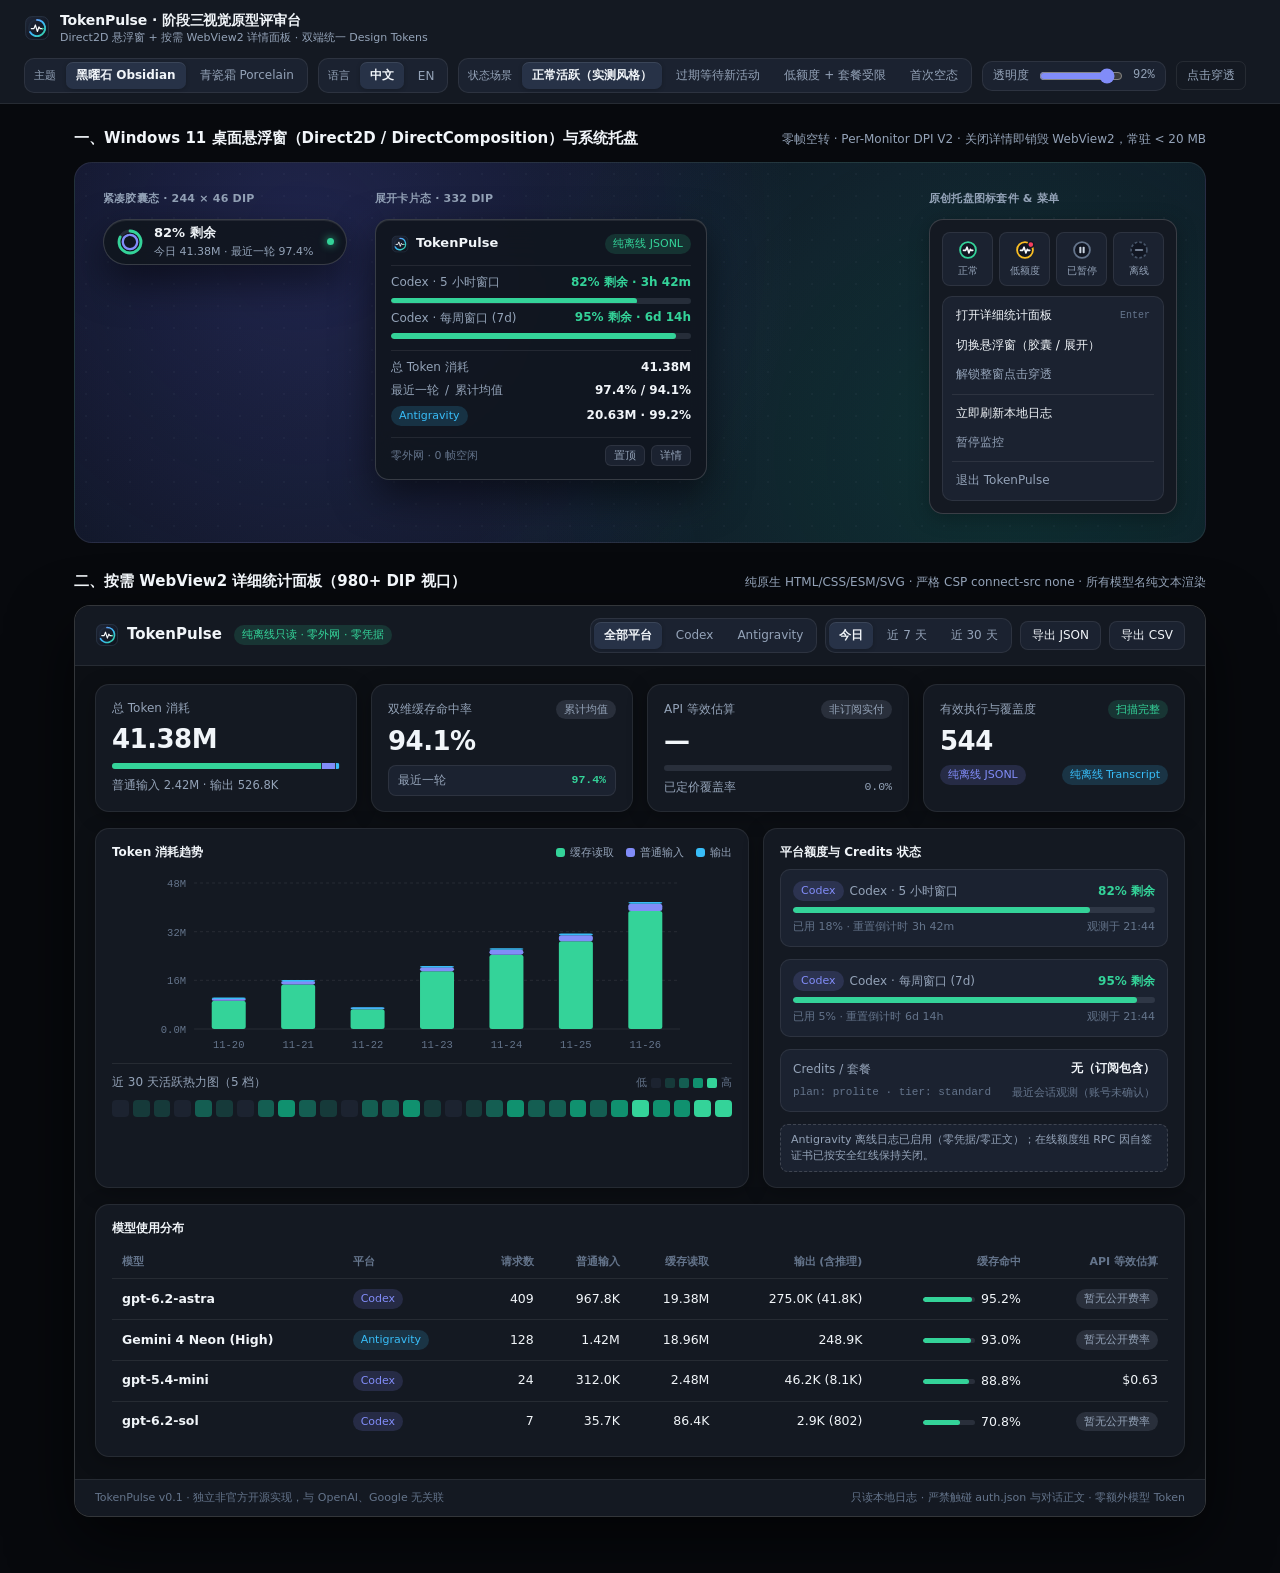
<file: frontend/prototype.html>
<!doctype html>
<html lang="zh-CN" data-theme="dark">
<head>
  <meta charset="utf-8">
  <meta name="viewport" content="width=device-width, initial-scale=1">
  <title>TokenPulse — Phase 3 Visual Prototype</title>
  <link rel="stylesheet" href="./styles.css">
</head>
<body>
  <!-- Phase 3 Visual Sign-Off Harness -->
  <header class="review-bar">
    <div class="review-brand">
      <img src="./assets/logo.svg" alt="TokenPulse">
      <div>
        <div class="review-title" data-i18n="reviewTitle"></div>
        <div class="review-sub" data-i18n="reviewSub"></div>
      </div>
    </div>

    <div class="review-controls">
      <div class="ctrl-group">
        <span class="ctrl-label" data-i18n="themeLabel"></span>
        <button class="seg-btn" data-bind="theme:dark" data-i18n="themeDark"></button>
        <button class="seg-btn" data-bind="theme:light" data-i18n="themeLight"></button>
      </div>

      <div class="ctrl-group">
        <span class="ctrl-label" data-i18n="langLabel"></span>
        <button class="seg-btn" data-bind="lang:zh">中文</button>
        <button class="seg-btn" data-bind="lang:en">EN</button>
      </div>

      <div class="ctrl-group">
        <span class="ctrl-label" data-i18n="sceneLabel"></span>
        <button class="seg-btn" data-bind="scene:normal" data-i18n="sceneNormal"></button>
        <button class="seg-btn" data-bind="scene:expired" data-i18n="sceneExpired"></button>
        <button class="seg-btn" data-bind="scene:restricted" data-i18n="sceneRestricted"></button>
        <button class="seg-btn" data-bind="scene:empty" data-i18n="sceneEmpty"></button>
      </div>

      <label class="range-wrap">
        <span data-i18n="opacityLabel"></span>
        <input id="opacity-slider" type="range" min="30" max="100" value="92">
        <span id="opacity-val" class="mono">92%</span>
      </label>

      <button class="seg-btn" style="border:1px solid var(--border-subtle);" data-bind="clickThrough:toggle" data-i18n="clickThrough"></button>
    </div>
  </header>

  <main class="showcase">
    <!-- Section 1: Desktop Overlay + Tray -->
    <section>
      <div class="section-header">
        <h2 class="section-title" data-i18n="secOverlayTitle"></h2>
        <span class="section-note" data-i18n="secOverlayNote"></span>
      </div>

      <div class="overlay-studio">
        <!-- Compact Capsule -->
        <div class="overlay-col">
          <span class="spec-tag" data-i18n="specCapsule"></span>
          <div id="overlay-capsule" class="overlay-capsule">
            <svg id="capsule-ring" class="capsule-ring" viewBox="0 0 28 28"></svg>
            <div class="capsule-metrics">
              <div class="capsule-top">
                <span id="capsule-primary" class="capsule-primary tnum"></span>
              </div>
              <div id="capsule-sub" class="capsule-sub tnum"></div>
            </div>
            <span id="capsule-dot" class="capsule-dot"></span>
          </div>
        </div>

        <!-- Expanded Card -->
        <div class="overlay-col">
          <span class="spec-tag" data-i18n="specExpanded"></span>
          <div id="overlay-card" class="overlay-card">
            <div class="ov-head">
              <div class="ov-title-wrap">
                <img src="./assets/logo.svg" alt="">
                <span class="ov-title">TokenPulse</span>
              </div>
              <span id="ov-status-badge" class="badge badge-ok"></span>
            </div>

            <div id="ov-quotas" class="ov-block"></div>

            <div class="ov-block">
              <div class="ov-row">
                <span class="ov-label" data-i18n="kpiTotal"></span>
                <span id="ov-today-tokens" class="ov-val tnum"></span>
              </div>
              <div class="ov-row">
                <span class="ov-label">
                  <span data-i18n="latestTurn"></span> / <span data-i18n="cumulative"></span>
                </span>
                <span id="ov-cache-pair" class="ov-val tnum"></span>
              </div>
              <div class="ov-row">
                <span class="ov-label">
                  <span class="badge badge-ag">Antigravity</span>
                </span>
                <span id="ov-ag-tokens" class="ov-val tnum"></span>
              </div>
            </div>

            <div class="ov-foot">
              <span data-i18n="ovZeroNet"></span>
              <div class="ov-actions">
                <button class="ov-mini-btn" data-i18n="ovPin"></button>
                <button class="ov-mini-btn" data-i18n="ovOpenDetail"></button>
              </div>
            </div>
          </div>
        </div>

        <!-- Original Tray Suite -->
        <div class="overlay-col">
          <span class="spec-tag" data-i18n="specTray"></span>
          <div class="tray-card">
            <div class="tray-icons-row">
              <div class="tray-icon-cell"><img src="./assets/tray-ok.svg" alt=""><span data-i18n="trayOk"></span></div>
              <div class="tray-icon-cell"><img src="./assets/tray-warn.svg" alt=""><span data-i18n="trayWarn"></span></div>
              <div class="tray-icon-cell"><img src="./assets/tray-paused.svg" alt=""><span data-i18n="trayPaused"></span></div>
              <div class="tray-icon-cell"><img src="./assets/tray-offline.svg" alt=""><span data-i18n="trayOffline"></span></div>
            </div>
            <div class="tray-menu">
              <div class="tray-item"><span data-i18n="trayM1"></span><span class="mono" style="color:var(--text-muted);font-size:10px;">Enter</span></div>
              <div class="tray-item"><span data-i18n="trayM2"></span></div>
              <div class="tray-item muted"><span data-i18n="trayM3"></span></div>
              <div class="tray-sep"></div>
              <div class="tray-item"><span data-i18n="trayM4"></span></div>
              <div class="tray-item muted"><span data-i18n="trayM5"></span></div>
              <div class="tray-sep"></div>
              <div class="tray-item muted"><span data-i18n="trayM6"></span></div>
            </div>
          </div>
        </div>
      </div>
    </section>

    <!-- Section 2: On-Demand WebView2 Detail Panel -->
    <section>
      <div class="section-header">
        <h2 class="section-title" data-i18n="secDetailTitle"></h2>
        <span class="section-note" data-i18n="secDetailNote"></span>
      </div>

      <div class="detail-window">
        <div class="win-titlebar">
          <div class="win-left">
            <div class="win-logo">
              <img src="./assets/logo.svg" alt="TokenPulse">
              <span>TokenPulse</span>
            </div>
            <span class="badge badge-ok" data-i18n="privacyOffline"></span>
            <span id="export-feedback" style="font-size:11.5px;color:var(--ok);"></span>
          </div>

          <div class="win-right">
            <div class="ctrl-group">
              <button class="seg-btn" data-bind="provider:all" data-i18n="filterAll"></button>
              <button class="seg-btn" data-bind="provider:codex">Codex</button>
              <button class="seg-btn" data-bind="provider:antigravity">Antigravity</button>
            </div>
            <div class="ctrl-group">
              <button class="seg-btn" data-bind="range:today" data-i18n="rangeToday"></button>
              <button class="seg-btn" data-bind="range:7d" data-i18n="range7d"></button>
              <button class="seg-btn" data-bind="range:30d" data-i18n="range30d"></button>
            </div>
            <button id="btn-export-json" class="action-btn" data-i18n="exportJson"></button>
            <button id="btn-export-csv" class="action-btn" data-i18n="exportCsv"></button>
          </div>
        </div>

        <div class="detail-body">
          <!-- KPI Row -->
          <div class="kpi-grid">
            <div class="card">
              <div class="card-head">
                <span class="card-label" data-i18n="kpiTotal"></span>
              </div>
              <div id="kpi-total-val" class="kpi-value tnum"></div>
              <div id="kpi-stack-bar" class="stack-bar"></div>
              <div id="kpi-total-sub" class="kpi-sub tnum"></div>
            </div>

            <div class="card">
              <div class="card-head">
                <span class="card-label" data-i18n="kpiCache"></span>
                <span class="badge badge-neutral" data-i18n="cumulative"></span>
              </div>
              <div id="kpi-cache-val" class="kpi-value tnum"></div>
              <div class="dual-cache-row">
                <span style="color:var(--text-secondary);" data-i18n="latestTurn"></span>
                <span id="kpi-latest-turn-val" class="mono" style="font-weight:700;"></span>
              </div>
            </div>

            <div class="card">
              <div class="card-head">
                <span class="card-label" data-i18n="kpiCost"></span>
                <span class="badge badge-neutral" data-i18n="notActualBill"></span>
              </div>
              <div id="kpi-cost-val" class="kpi-value tnum"></div>
              <div class="progress-track">
                <div id="kpi-priced-bar" class="progress-fill" style="background:var(--accent-codex);width:0%;"></div>
              </div>
              <div class="kpi-sub">
                <span data-i18n="pricedCoverage"></span>
                <span id="kpi-priced-ratio" class="mono"></span>
              </div>
            </div>

            <div class="card">
              <div class="card-head">
                <span class="card-label" data-i18n="kpiReqs"></span>
                <span id="kpi-coverage-badge" class="badge badge-ok"></span>
              </div>
              <div id="kpi-reqs-val" class="kpi-value tnum"></div>
              <div class="kpi-sub">
                <span class="badge badge-codex" data-i18n="codexOnlineTag"></span>
                <span class="badge badge-ag" data-i18n="agOnlineTag"></span>
              </div>
            </div>
          </div>

          <!-- Middle Row: Trend + Heatmap | Quotas -->
          <div class="mid-grid">
            <div class="card">
              <div class="card-head">
                <span class="card-label" style="font-weight:600;color:var(--text-primary);" data-i18n="trendTitle"></span>
                <div class="chart-legend">
                  <span class="legend-item"><span class="legend-swatch" style="background:var(--series-cache);"></span><span data-i18n="seriesCache"></span></span>
                  <span class="legend-item"><span class="legend-swatch" style="background:var(--series-input);"></span><span data-i18n="seriesInput"></span></span>
                  <span class="legend-item"><span class="legend-swatch" style="background:var(--series-output);"></span><span data-i18n="seriesOutput"></span></span>
                </div>
              </div>
              <div id="trend-chart" class="chart-wrap"></div>

              <div class="heatmap-wrap">
                <div class="card-head">
                  <span class="card-label" data-i18n="heatmapTitle"></span>
                  <div class="hm-scale">
                    <span data-i18n="less"></span>
                    <span class="hm-swatch hm-lv-0"></span>
                    <span class="hm-swatch hm-lv-1"></span>
                    <span class="hm-swatch hm-lv-2"></span>
                    <span class="hm-swatch hm-lv-3"></span>
                    <span class="hm-swatch hm-lv-4"></span>
                    <span data-i18n="more"></span>
                  </div>
                </div>
                <div id="heatmap-grid" class="heatmap-grid"></div>
              </div>
            </div>

            <div class="card">
              <div class="card-head">
                <span class="card-label" style="font-weight:600;color:var(--text-primary);" data-i18n="quotasTitle"></span>
              </div>
              <div id="detail-quota-stack" class="quota-stack"></div>
            </div>
          </div>

          <!-- Bottom Row: Model Distribution Table -->
          <div class="card">
            <div class="card-head">
              <span class="card-label" style="font-weight:600;color:var(--text-primary);" data-i18n="tableTitle"></span>
            </div>
            <div class="table-wrap">
              <table class="model-table">
                <thead>
                  <tr>
                    <th data-i18n="colModel"></th>
                    <th data-i18n="colProvider"></th>
                    <th class="num" data-i18n="colReqs"></th>
                    <th class="num" data-i18n="colInput"></th>
                    <th class="num" data-i18n="colCache"></th>
                    <th class="num" data-i18n="colOutput"></th>
                    <th class="num" data-i18n="colCacheRate"></th>
                    <th class="num" data-i18n="colCost"></th>
                  </tr>
                </thead>
                <tbody id="model-tbody"></tbody>
              </table>
            </div>
          </div>
        </div>

        <footer class="footer-legal">
          <span data-i18n="footerLeft"></span>
          <span data-i18n="footerRight"></span>
        </footer>
      </div>
    </section>
  </main>

  <div id="floating-tip" class="floating-tip"></div>
  <script defer src="./prototype.js"></script>
</body>
</html>
</file>
<file: frontend/styles.css>
:root {
  --font-ui: 'Segoe UI Variable Text', 'Segoe UI', 'Microsoft YaHei UI', system-ui, sans-serif;
  --font-display: 'Segoe UI Variable Display', 'Segoe UI', 'Microsoft YaHei UI', system-ui, sans-serif;
  --font-mono: 'Cascadia Mono', 'Consolas', ui-monospace, monospace;
  --r-sm: 6px;
  --r-md: 10px;
  --r-lg: 14px;
  --r-pill: 999px;
  --overlay-opacity: 0.92;
}

:root,
[data-theme='dark'] {
  --bg-page: #07090d;
  --bg-canvas: #0c0f14;
  --bg-surface: #141922;
  --bg-elevated: #1b2230;
  --bg-seg-active: #273247;
  --bg-overlay: rgba(17, 22, 31, var(--overlay-opacity));
  --bg-wallpaper: radial-gradient(circle at 20% 20%, rgba(99, 102, 241, 0.22), transparent 52%),
    radial-gradient(circle at 82% 76%, rgba(16, 185, 129, 0.16), transparent 55%),
    linear-gradient(135deg, #0b101a 0%, #111827 55%, #0d1522 100%);
  --border-subtle: rgba(255, 255, 255, 0.08);
  --border-strong: rgba(255, 255, 255, 0.16);
  --text-primary: #f1f5f9;
  --text-secondary: #94a3b8;
  --text-muted: #64748b;
  --accent-codex: #818cf8;
  --accent-codex-soft: rgba(129, 140, 248, 0.16);
  --accent-ag: #38bdf8;
  --accent-ag-soft: rgba(56, 189, 248, 0.16);
  --ok: #34d399;
  --ok-soft: rgba(52, 211, 153, 0.15);
  --warn: #fbbf24;
  --warn-soft: rgba(251, 191, 36, 0.16);
  --danger: #fb7185;
  --danger-soft: rgba(251, 113, 133, 0.16);
  --neutral: #64748b;
  --track: rgba(148, 163, 184, 0.16);
  --hm-0: #1c2330;
  --hm-1: #163a3a;
  --hm-2: #145e52;
  --hm-3: #10916f;
  --hm-4: #34d399;
  --series-cache: #34d399;
  --series-input: #818cf8;
  --series-output: #38bdf8;
  --series-reason: #c084fc;
  --shadow-overlay: 0 16px 40px rgba(0, 0, 0, 0.55), inset 0 1px 0 rgba(255, 255, 255, 0.08);
  --shadow-card: 0 4px 20px rgba(0, 0, 0, 0.28);
  --shadow-window: 0 24px 64px rgba(0, 0, 0, 0.62);
}

[data-theme='light'] {
  --bg-page: #e9eef5;
  --bg-canvas: #f4f6fa;
  --bg-surface: #ffffff;
  --bg-elevated: #eef2f7;
  --bg-seg-active: #ffffff;
  --bg-overlay: rgba(255, 255, 255, var(--overlay-opacity));
  --bg-wallpaper: radial-gradient(circle at 18% 22%, rgba(79, 70, 229, 0.16), transparent 50%),
    radial-gradient(circle at 80% 78%, rgba(5, 150, 105, 0.14), transparent 52%),
    linear-gradient(135deg, #dce5f2 0%, #eaf0f8 52%, #e1ebf4 100%);
  --border-subtle: rgba(15, 23, 42, 0.08);
  --border-strong: rgba(15, 23, 42, 0.16);
  --text-primary: #0f172a;
  --text-secondary: #475569;
  --text-muted: #94a3b8;
  --accent-codex: #4f46e5;
  --accent-codex-soft: rgba(79, 70, 229, 0.11);
  --accent-ag: #0284c7;
  --accent-ag-soft: rgba(2, 132, 199, 0.11);
  --ok: #059669;
  --ok-soft: rgba(5, 150, 105, 0.12);
  --warn: #d97706;
  --warn-soft: rgba(217, 119, 6, 0.13);
  --danger: #e11d48;
  --danger-soft: rgba(225, 29, 72, 0.12);
  --neutral: #94a3b8;
  --track: rgba(15, 23, 42, 0.08);
  --hm-0: #e8edf4;
  --hm-1: #c6f0df;
  --hm-2: #6ee7b7;
  --hm-3: #10b981;
  --hm-4: #047857;
  --series-cache: #059669;
  --series-input: #4f46e5;
  --series-output: #0284c7;
  --series-reason: #9333ea;
  --shadow-overlay: 0 14px 34px rgba(15, 23, 42, 0.15), inset 0 1px 0 rgba(255, 255, 255, 0.85);
  --shadow-card: 0 2px 12px rgba(15, 23, 42, 0.05);
  --shadow-window: 0 20px 52px rgba(15, 23, 42, 0.14);
}

*,
*::before,
*::after {
  box-sizing: border-box;
}

html,
body {
  margin: 0;
  padding: 0;
  font-family: var(--font-ui);
  font-size: 13px;
  line-height: 1.45;
  color: var(--text-primary);
  background: var(--bg-page);
  -webkit-font-smoothing: antialiased;
}

.tnum {
  font-variant-numeric: tabular-nums;
}

.mono {
  font-family: var(--font-mono);
  font-variant-numeric: tabular-nums;
}

/* Review Harness Bar */
.review-bar {
  position: sticky;
  top: 0;
  z-index: 40;
  display: flex;
  flex-wrap: wrap;
  align-items: center;
  justify-content: space-between;
  gap: 12px;
  padding: 10px 24px;
  background: var(--bg-surface);
  border-bottom: 1px solid var(--border-subtle);
  backdrop-filter: blur(12px);
}

.review-brand {
  display: flex;
  align-items: center;
  gap: 10px;
}

.review-brand img {
  width: 26px;
  height: 26px;
  display: block;
}

.review-title {
  font-family: var(--font-display);
  font-weight: 600;
  font-size: 14px;
  letter-spacing: -0.01em;
}

.review-sub {
  font-size: 11px;
  color: var(--text-secondary);
}

.review-controls {
  display: flex;
  flex-wrap: wrap;
  align-items: center;
  gap: 10px;
}

.ctrl-group {
  display: inline-flex;
  align-items: center;
  gap: 4px;
  padding: 3px;
  border-radius: var(--r-md);
  background: var(--bg-elevated);
  border: 1px solid var(--border-subtle);
}

.ctrl-label {
  font-size: 11px;
  color: var(--text-secondary);
  padding: 0 6px;
}

.seg-btn {
  appearance: none;
  border: none;
  background: transparent;
  color: var(--text-secondary);
  font-family: var(--font-ui);
  font-size: 12px;
  font-weight: 500;
  padding: 5px 10px;
  border-radius: 7px;
  cursor: pointer;
  transition: background 140ms ease, color 140ms ease;
}

.seg-btn:hover {
  color: var(--text-primary);
}

.seg-btn.active {
  background: var(--bg-seg-active);
  color: var(--text-primary);
  font-weight: 600;
  box-shadow: 0 1px 4px rgba(0, 0, 0, 0.22), inset 0 1px 0 rgba(255, 255, 255, 0.09);
}

.range-wrap {
  display: inline-flex;
  align-items: center;
  gap: 8px;
  padding: 4px 10px;
  border-radius: var(--r-md);
  background: var(--bg-elevated);
  border: 1px solid var(--border-subtle);
  font-size: 12px;
  color: var(--text-secondary);
}

.range-wrap input[type='range'] {
  width: 84px;
  accent-color: var(--accent-codex);
  cursor: pointer;
}

/* Main Showcase Container */
.showcase {
  max-width: 1180px;
  margin: 0 auto;
  padding: 24px 24px 56px;
  display: flex;
  flex-direction: column;
  gap: 28px;
}

.section-header {
  display: flex;
  align-items: baseline;
  justify-content: space-between;
  gap: 12px;
  margin-bottom: 12px;
}

.section-title {
  font-family: var(--font-display);
  font-size: 15px;
  font-weight: 600;
  margin: 0;
}

.section-note {
  font-size: 12px;
  color: var(--text-secondary);
}

/* Studio 1: Desktop Overlay + Tray */
.overlay-studio {
  background: var(--bg-wallpaper);
  border: 1px solid var(--border-subtle);
  border-radius: 18px;
  padding: 28px;
  display: grid;
  grid-template-columns: auto 1fr auto;
  align-items: start;
  gap: 28px;
  position: relative;
  overflow: hidden;
}

.overlay-studio::before {
  content: '';
  position: absolute;
  inset: 0;
  background-image: radial-gradient(rgba(148, 163, 184, 0.14) 1px, transparent 1px);
  background-size: 22px 22px;
  pointer-events: none;
  opacity: 0.35;
}

.overlay-col {
  position: relative;
  z-index: 1;
  display: flex;
  flex-direction: column;
  gap: 12px;
}

.spec-tag {
  font-size: 11px;
  font-weight: 600;
  letter-spacing: 0.02em;
  color: var(--text-secondary);
  text-transform: uppercase;
}

/* Overlay Compact Capsule (236 x 44 DIP) */
.overlay-capsule {
  width: 244px;
  height: 46px;
  padding: 0 12px;
  border-radius: var(--r-pill);
  background: var(--bg-overlay);
  border: 1px solid var(--border-strong);
  box-shadow: var(--shadow-overlay);
  display: flex;
  align-items: center;
  gap: 10px;
  backdrop-filter: blur(18px);
  user-select: none;
  transition: transform 150ms ease, border-color 150ms ease;
}

.overlay-capsule.click-through {
  border-style: dashed;
  border-color: var(--warn);
}

.capsule-ring {
  width: 28px;
  height: 28px;
  flex: none;
}

.capsule-metrics {
  flex: 1;
  min-width: 0;
  display: flex;
  flex-direction: column;
  gap: 1px;
}

.capsule-top {
  display: flex;
  align-items: baseline;
  gap: 6px;
}

.capsule-primary {
  font-size: 13px;
  font-weight: 700;
  color: var(--text-primary);
}

.capsule-sub {
  font-size: 11px;
  color: var(--text-secondary);
  white-space: nowrap;
  overflow: hidden;
  text-overflow: ellipsis;
}

.capsule-dot {
  width: 7px;
  height: 7px;
  border-radius: 50%;
  background: var(--ok);
  box-shadow: 0 0 8px var(--ok);
  flex: none;
}

.capsule-dot.warn {
  background: var(--warn);
  box-shadow: 0 0 8px var(--warn);
}

.capsule-dot.danger {
  background: var(--danger);
  box-shadow: 0 0 8px var(--danger);
}

/* Overlay Expanded Card (328 DIP wide) */
.overlay-card {
  width: 332px;
  border-radius: var(--r-lg);
  background: var(--bg-overlay);
  border: 1px solid var(--border-strong);
  box-shadow: var(--shadow-overlay);
  padding: 14px 15px 12px;
  display: flex;
  flex-direction: column;
  gap: 11px;
  backdrop-filter: blur(20px);
}

.overlay-card.click-through {
  border-style: dashed;
  border-color: var(--warn);
}

.ov-head {
  display: flex;
  align-items: center;
  justify-content: space-between;
  gap: 8px;
}

.ov-title-wrap {
  display: flex;
  align-items: center;
  gap: 7px;
}

.ov-title-wrap img {
  width: 18px;
  height: 18px;
}

.ov-title {
  font-size: 13px;
  font-weight: 600;
}

.badge {
  display: inline-flex;
  align-items: center;
  gap: 5px;
  font-size: 11px;
  font-weight: 500;
  padding: 2px 8px;
  border-radius: var(--r-pill);
  white-space: nowrap;
}

.badge-ok {
  color: var(--ok);
  background: var(--ok-soft);
}

.badge-warn {
  color: var(--warn);
  background: var(--warn-soft);
}

.badge-danger {
  color: var(--danger);
  background: var(--danger-soft);
}

.badge-codex {
  color: var(--accent-codex);
  background: var(--accent-codex-soft);
}

.badge-ag {
  color: var(--accent-ag);
  background: var(--accent-ag-soft);
}

.badge-neutral {
  color: var(--text-secondary);
  background: var(--track);
}

.ov-block {
  display: flex;
  flex-direction: column;
  gap: 6px;
  padding-top: 8px;
  border-top: 1px solid var(--border-subtle);
}

.ov-row {
  display: flex;
  align-items: center;
  justify-content: space-between;
  gap: 8px;
  font-size: 12px;
}

.ov-label {
  color: var(--text-secondary);
  display: inline-flex;
  align-items: center;
  gap: 6px;
}

.ov-val {
  font-weight: 600;
  color: var(--text-primary);
}

.progress-track {
  width: 100%;
  height: 6px;
  border-radius: var(--r-pill);
  background: var(--track);
  overflow: hidden;
}

.progress-fill {
  height: 100%;
  border-radius: var(--r-pill);
  transition: width 240ms ease;
}

.ov-foot {
  display: flex;
  align-items: center;
  justify-content: space-between;
  padding-top: 8px;
  border-top: 1px solid var(--border-subtle);
  font-size: 11px;
  color: var(--text-muted);
}

.ov-actions {
  display: inline-flex;
  gap: 6px;
}

.ov-mini-btn {
  border: 1px solid var(--border-subtle);
  background: var(--bg-elevated);
  color: var(--text-secondary);
  font-size: 11px;
  padding: 2px 8px;
  border-radius: 6px;
  cursor: pointer;
}

.ov-mini-btn:hover {
  color: var(--text-primary);
  border-color: var(--border-strong);
}

/* Tray Preview Card */
.tray-card {
  width: 248px;
  border-radius: var(--r-lg);
  background: var(--bg-surface);
  border: 1px solid var(--border-strong);
  box-shadow: var(--shadow-card);
  padding: 12px;
  display: flex;
  flex-direction: column;
  gap: 10px;
}

.tray-icons-row {
  display: grid;
  grid-template-columns: repeat(4, 1fr);
  gap: 6px;
}

.tray-icon-cell {
  display: flex;
  flex-direction: column;
  align-items: center;
  gap: 4px;
  padding: 7px 4px;
  border-radius: 8px;
  background: var(--bg-elevated);
  border: 1px solid var(--border-subtle);
  font-size: 10px;
  color: var(--text-secondary);
}

.tray-icon-cell img {
  width: 20px;
  height: 20px;
}

.tray-menu {
  border-radius: 10px;
  background: var(--bg-elevated);
  border: 1px solid var(--border-subtle);
  padding: 5px;
  display: flex;
  flex-direction: column;
  gap: 2px;
}

.tray-item {
  display: flex;
  align-items: center;
  justify-content: space-between;
  padding: 5px 8px;
  border-radius: 6px;
  font-size: 12px;
  color: var(--text-primary);
}

.tray-item.muted {
  color: var(--text-secondary);
}

.tray-sep {
  height: 1px;
  background: var(--border-subtle);
  margin: 3px 4px;
}

/* Studio 2: WebView2 Detail Panel Window */
.detail-window {
  background: var(--bg-canvas);
  border: 1px solid var(--border-strong);
  border-radius: 16px;
  box-shadow: var(--shadow-window);
  overflow: hidden;
  display: flex;
  flex-direction: column;
}

.win-titlebar {
  display: flex;
  align-items: center;
  justify-content: space-between;
  gap: 12px;
  padding: 12px 20px;
  background: var(--bg-surface);
  border-bottom: 1px solid var(--border-subtle);
}

.win-left {
  display: flex;
  align-items: center;
  gap: 12px;
  flex-wrap: wrap;
}

.win-logo {
  display: flex;
  align-items: center;
  gap: 8px;
  font-family: var(--font-display);
  font-size: 15px;
  font-weight: 700;
}

.win-logo img {
  width: 24px;
  height: 24px;
}

.win-right {
  display: flex;
  align-items: center;
  gap: 8px;
  flex-wrap: wrap;
}

.action-btn {
  border: 1px solid var(--border-subtle);
  background: var(--bg-elevated);
  color: var(--text-primary);
  font-family: var(--font-ui);
  font-size: 12px;
  font-weight: 500;
  padding: 5px 11px;
  border-radius: 8px;
  cursor: pointer;
}

.action-btn:hover {
  border-color: var(--border-strong);
}

.detail-body {
  padding: 18px 20px 22px;
  display: flex;
  flex-direction: column;
  gap: 16px;
}

/* KPI Grid */
.kpi-grid {
  display: grid;
  grid-template-columns: repeat(4, minmax(0, 1fr));
  gap: 14px;
}

.card {
  background: var(--bg-surface);
  border: 1px solid var(--border-subtle);
  border-radius: var(--r-lg);
  box-shadow: var(--shadow-card);
  padding: 15px 16px;
  display: flex;
  flex-direction: column;
  gap: 8px;
}

.card-head {
  display: flex;
  align-items: center;
  justify-content: space-between;
  gap: 8px;
}

.card-label {
  font-size: 12px;
  font-weight: 500;
  color: var(--text-secondary);
}

.kpi-value {
  font-family: var(--font-display);
  font-size: 26px;
  font-weight: 700;
  letter-spacing: -0.02em;
  line-height: 1.15;
}

.kpi-sub {
  font-size: 11.5px;
  color: var(--text-secondary);
  display: flex;
  align-items: center;
  justify-content: space-between;
  gap: 6px;
}

.stack-bar {
  display: flex;
  height: 6px;
  border-radius: var(--r-pill);
  overflow: hidden;
  background: var(--track);
  gap: 1px;
}

.dual-cache-row {
  display: flex;
  align-items: center;
  justify-content: space-between;
  gap: 8px;
  padding: 6px 9px;
  border-radius: 8px;
  background: var(--bg-elevated);
  border: 1px solid var(--border-subtle);
  font-size: 11.5px;
}

/* Middle Split */
.mid-grid {
  display: grid;
  grid-template-columns: minmax(0, 1.55fr) minmax(0, 1fr);
  gap: 14px;
}

.chart-wrap {
  position: relative;
  width: 100%;
  height: 186px;
}

.chart-legend {
  display: flex;
  flex-wrap: wrap;
  gap: 12px;
  font-size: 11px;
  color: var(--text-secondary);
}

.legend-item {
  display: inline-flex;
  align-items: center;
  gap: 5px;
}

.legend-swatch {
  width: 9px;
  height: 9px;
  border-radius: 3px;
}

/* Heatmap */
.heatmap-wrap {
  display: flex;
  flex-direction: column;
  gap: 8px;
  padding-top: 10px;
  border-top: 1px solid var(--border-subtle);
}

.heatmap-grid {
  display: grid;
  grid-template-columns: repeat(30, minmax(0, 1fr));
  gap: 4px;
}

.hm-cell {
  aspect-ratio: 1 / 1;
  border-radius: 4px;
  cursor: pointer;
  transition: transform 120ms ease, outline-color 120ms ease;
}

.hm-cell:hover {
  transform: scale(1.18);
  outline: 1.5px solid var(--text-primary);
}

.hm-lv-0 { background: var(--hm-0); }
.hm-lv-1 { background: var(--hm-1); }
.hm-lv-2 { background: var(--hm-2); }
.hm-lv-3 { background: var(--hm-3); }
.hm-lv-4 { background: var(--hm-4); }

.hm-scale {
  display: inline-flex;
  align-items: center;
  gap: 4px;
  font-size: 11px;
  color: var(--text-muted);
}

.hm-swatch {
  width: 10px;
  height: 10px;
  border-radius: 2px;
  display: inline-block;
}

/* Provider Quota Cards */
.quota-stack {
  display: flex;
  flex-direction: column;
  gap: 12px;
}

.quota-item {
  padding: 11px 12px;
  border-radius: 10px;
  background: var(--bg-elevated);
  border: 1px solid var(--border-subtle);
  display: flex;
  flex-direction: column;
  gap: 6px;
}

.quota-meta {
  display: flex;
  align-items: center;
  justify-content: space-between;
  gap: 6px;
  font-size: 11px;
  color: var(--text-muted);
}

.honest-note {
  font-size: 11px;
  color: var(--text-secondary);
  background: var(--bg-elevated);
  border: 1px dashed var(--border-strong);
  border-radius: 8px;
  padding: 7px 10px;
}

/* Model Distribution Table */
.table-wrap {
  overflow-x: auto;
}

table.model-table {
  width: 100%;
  border-collapse: collapse;
  font-size: 12.5px;
}

table.model-table th {
  text-align: left;
  font-size: 11px;
  font-weight: 600;
  color: var(--text-muted);
  padding: 8px 10px;
  border-bottom: 1px solid var(--border-subtle);
  white-space: nowrap;
}

table.model-table th.num,
table.model-table td.num {
  text-align: right;
}

table.model-table td {
  padding: 10px 10px;
  border-bottom: 1px solid var(--border-subtle);
  vertical-align: middle;
}

table.model-table tr:last-child td {
  border-bottom: none;
}

.model-cell {
  display: flex;
  align-items: center;
  gap: 8px;
  font-weight: 600;
}

.mini-meter {
  display: inline-flex;
  align-items: center;
  gap: 6px;
  justify-content: flex-end;
}

.mini-meter-bar {
  width: 52px;
  height: 5px;
  border-radius: var(--r-pill);
  background: var(--track);
  overflow: hidden;
}

.mini-meter-fill {
  height: 100%;
  border-radius: var(--r-pill);
  background: var(--ok);
}

/* Floating Tooltip */
.floating-tip {
  position: fixed;
  z-index: 80;
  pointer-events: none;
  padding: 7px 10px;
  border-radius: 8px;
  background: var(--bg-surface);
  border: 1px solid var(--border-strong);
  box-shadow: var(--shadow-overlay);
  font-size: 11.5px;
  color: var(--text-primary);
  opacity: 0;
  transform: translateY(4px);
  transition: opacity 100ms ease, transform 100ms ease;
  white-space: nowrap;
}

.floating-tip.visible {
  opacity: 1;
  transform: translateY(0);
}

.empty-state {
  padding: 26px 16px;
  text-align: center;
  color: var(--text-secondary);
  font-size: 12.5px;
}

.footer-legal {
  display: flex;
  align-items: center;
  justify-content: space-between;
  flex-wrap: wrap;
  gap: 8px;
  padding: 10px 20px;
  background: var(--bg-surface);
  border-top: 1px solid var(--border-subtle);
  font-size: 11px;
  color: var(--text-muted);
}

@media (max-width: 1020px) {
  .overlay-studio {
    grid-template-columns: 1fr;
  }
  .kpi-grid {
    grid-template-columns: repeat(2, minmax(0, 1fr));
  }
  .mid-grid {
    grid-template-columns: 1fr;
  }
}
</file>
